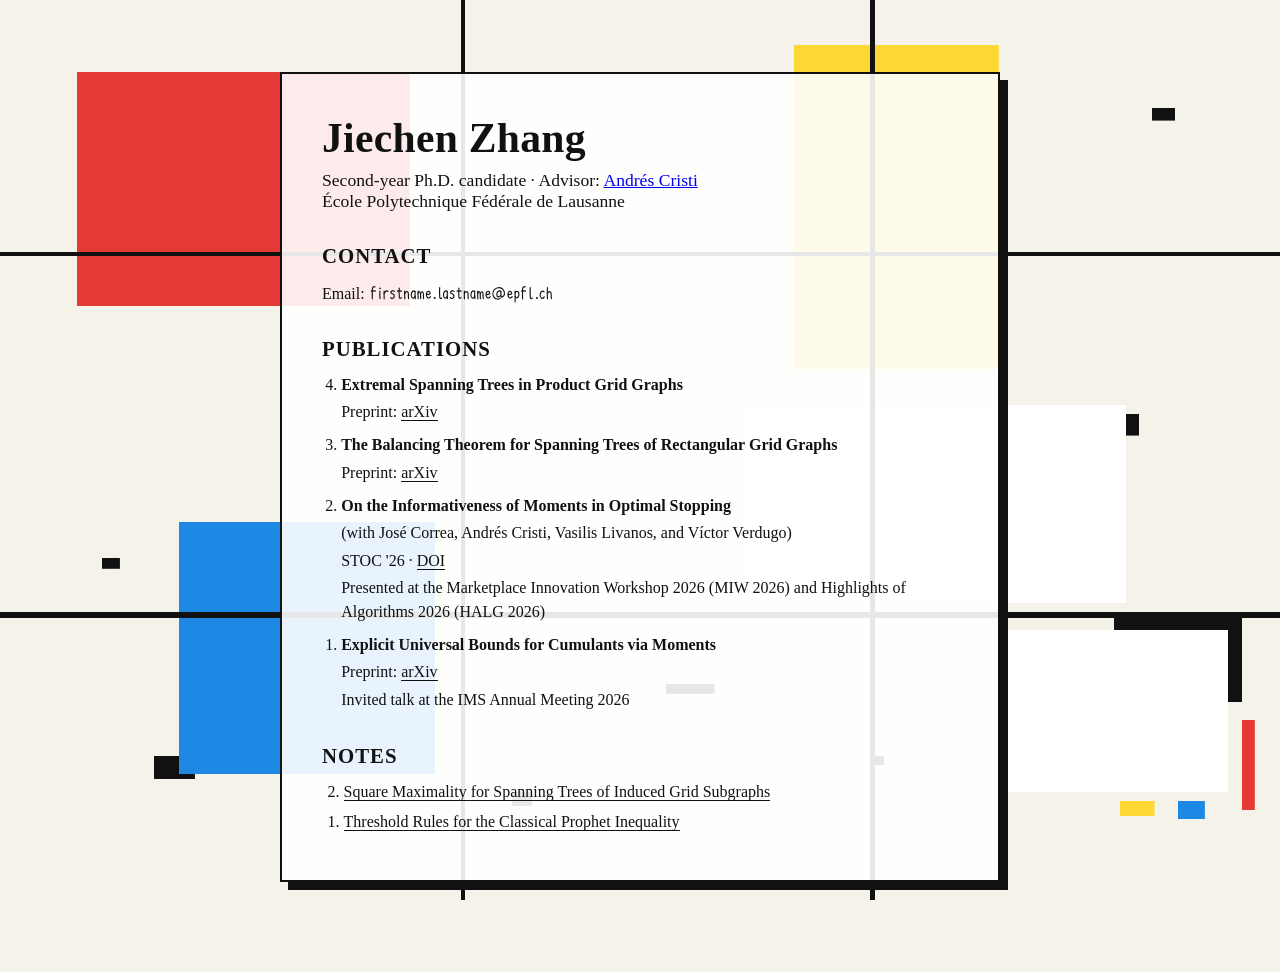
<file: index.html>
<!DOCTYPE html>
<html lang="en">
<head>
  <meta charset="UTF-8" />
  <meta name="viewport" content="width=device-width, initial-scale=1.0" />
  <title>Jiechen Z</title>
  <meta
    name="description"
    content="Academic website of Jiechen Zhang, a Ph.D. candidate at EPFL, with publications and mathematical notes."
  />
  <link rel="canonical" href="https://uovou.me/" />
  <meta property="og:type" content="website" />
  <meta property="og:url" content="https://uovou.me/" />
  <meta property="og:title" content="Jiechen Z" />
  <meta
    property="og:description"
    content="Academic website of Jiechen Zhang, a Ph.D. candidate at EPFL, with publications and mathematical notes."
  />
  <meta name="twitter:card" content="summary" />
  <meta name="twitter:title" content="Jiechen Z" />
  <meta
    name="twitter:description"
    content="Academic website of Jiechen Zhang, a Ph.D. candidate at EPFL, with publications and mathematical notes."
  />
  <link rel="icon" href="/assets/favicon.svg" type="image/svg+xml" />
  <link rel="alternate icon" href="/assets/favicon.ico" type="image/x-icon" />
  <link rel="stylesheet" href="/assets/styles.css" />
  <script defer src="/assets/site.js"></script>
</head>
<body id="top">
  <div class="mondrian-bg" aria-hidden="true"></div>
  <main class="page">
    <header class="header">
      <h1>Jiechen Zhang</h1>
      <p class="affiliation">
        Second-year Ph.D. candidate · Advisor:
        <a href="https://sites.google.com/view/andres-cristi">Andrés Cristi</a>
        <br />
        École Polytechnique Fédérale de Lausanne
      </p>
    </header>

    <section class="section">
      <h2>Contact</h2>
      <p>
        Email:
        <img
          class="email-image"
          src="/assets/email.svg"
          alt="firstname.lastname@epfl.ch"
        />
      </p>
    </section>

    <section class="section">
      <h2>Publications</h2>
      <ol class="publications" reversed>
        <li class="publication">
          <div class="pub-title">Extremal Spanning Trees in Product Grid Graphs</div>
          <div class="pub-venue">
            Preprint:
            <a href="https://arxiv.org/abs/2606.24016">arXiv</a>
          </div>
        </li>
        <li class="publication">
          <div class="pub-title">The Balancing Theorem for Spanning Trees of Rectangular Grid Graphs</div>
          <div class="pub-venue">
            Preprint:
            <a href="https://arxiv.org/abs/2605.23773">arXiv</a>
          </div>
        </li>
        <li class="publication">
          <div class="pub-title">On the Informativeness of Moments in Optimal Stopping</div>
          <div class="pub-authors">
            (with José Correa, Andrés Cristi, Vasilis Livanos, and Víctor Verdugo)
          </div>
          <div class="pub-venue">
            STOC '26 · <a href="https://doi.org/10.1145/3798129.3800792">DOI</a>
          </div>
          <div class="pub-venue">
            Presented at the Marketplace Innovation Workshop 2026 (MIW 2026) and
            Highlights of Algorithms 2026 (HALG 2026)
          </div>
        </li>
        <li class="publication">
          <div class="pub-title">Explicit Universal Bounds for Cumulants via Moments</div>
          <div class="pub-venue">
            Preprint:
            <a href="https://arxiv.org/abs/2510.05739">arXiv</a>
          </div>
          <div class="pub-venue">Invited talk at the IMS Annual Meeting 2026</div>
        </li>
      </ol>
    </section>

    <section class="section">
      <h2>Notes</h2>
      <ol class="note-list" reversed>
        <li>
          <a class="note-link" href="/notes/square-maximality/">
            Square Maximality for Spanning Trees of Induced Grid Subgraphs
          </a>
        </li>
        <li>
          <a class="note-link" href="/notes/prophet-inequality/">
            Threshold Rules for the Classical Prophet Inequality
          </a>
        </li>
      </ol>
    </section>
  </main>
  <a class="back-to-top" href="#top" aria-label="Return to top" hidden>Top</a>
</body>
</html>
</file>
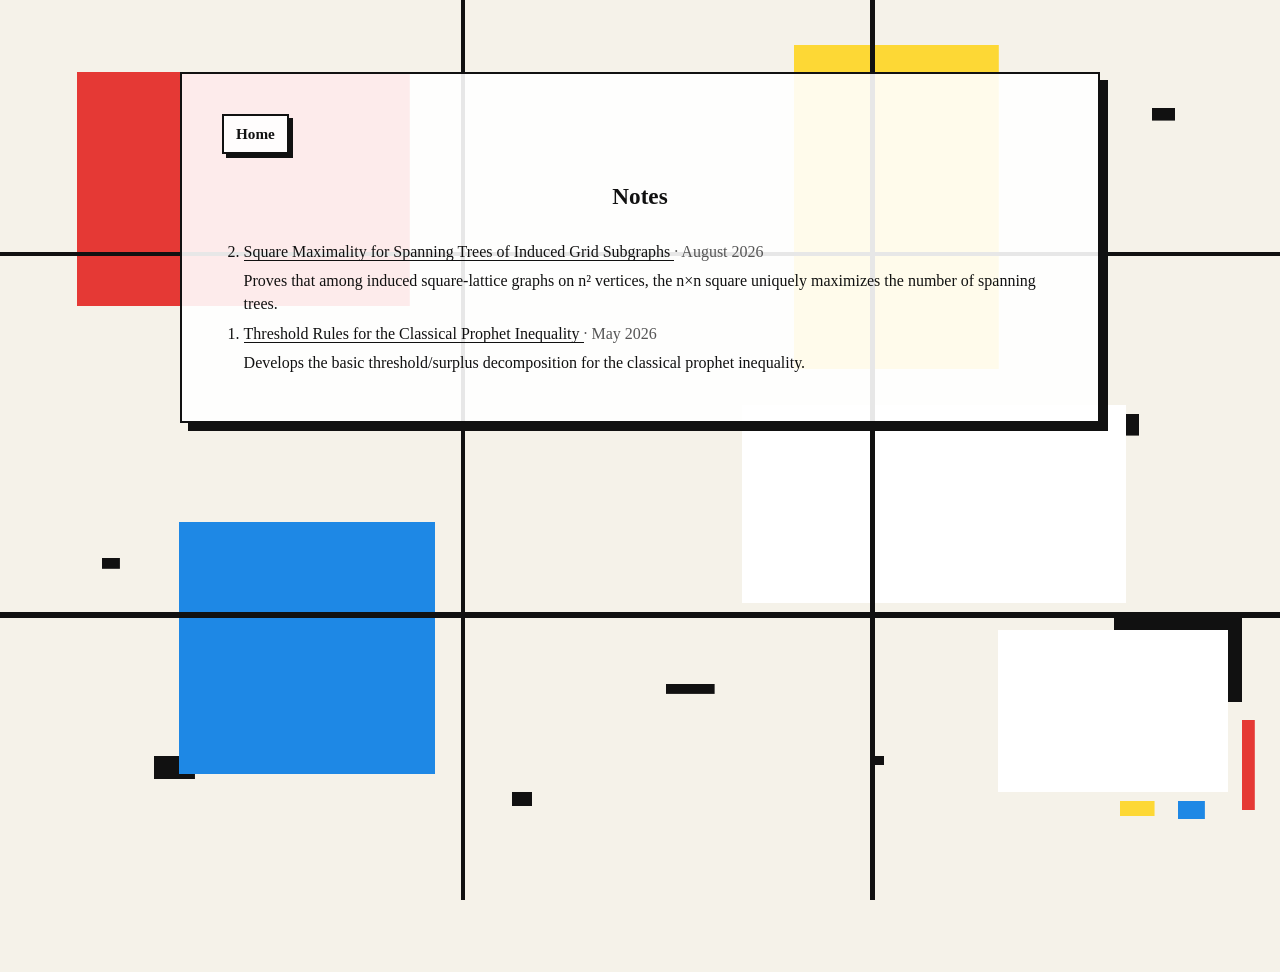
<file: notes/index.html>
<!DOCTYPE html>
<html lang="en">
<head>
  <meta charset="UTF-8" />
  <meta name="viewport" content="width=device-width, initial-scale=1.0" />
  <title>Notes | Jiechen Zhang</title>
  <meta
    name="description"
    content="Mathematical notes by Jiechen Zhang on spanning trees of induced grid subgraphs and threshold rules for prophet inequalities."
  />
  <link rel="canonical" href="https://uovou.me/notes/" />
  <meta property="og:type" content="website" />
  <meta property="og:url" content="https://uovou.me/notes/" />
  <meta property="og:title" content="Notes | Jiechen Zhang" />
  <meta
    property="og:description"
    content="Mathematical notes by Jiechen Zhang on spanning trees of induced grid subgraphs and threshold rules for prophet inequalities."
  />
  <meta name="twitter:card" content="summary" />
  <meta name="twitter:title" content="Notes | Jiechen Zhang" />
  <meta
    name="twitter:description"
    content="Mathematical notes by Jiechen Zhang on spanning trees of induced grid subgraphs and threshold rules for prophet inequalities."
  />
  <link rel="icon" href="/assets/favicon.svg" type="image/svg+xml" />
  <link rel="alternate icon" href="/assets/favicon.ico" type="image/x-icon" />
  <link rel="stylesheet" href="/assets/styles.css" />
  <script defer src="/assets/site.js"></script>
</head>
<body id="top">
  <div class="mondrian-bg" aria-hidden="true"></div>
  <main class="page note-page">
    <nav class="note-nav" aria-label="Site navigation">
      <a href="/">Home</a>
    </nav>

    <article class="note-article">
      <header class="note-header">
        <h1>Notes</h1>
      </header>

      <ol class="note-list" reversed>
        <li>
          <a class="note-link" href="/notes/square-maximality/">
            Square Maximality for Spanning Trees of Induced Grid Subgraphs
          </a>
          <span class="note-date">August 2026</span>
          <p>
            Proves that among induced square-lattice graphs on n² vertices, the
            n×n square uniquely maximizes the number of spanning trees.
          </p>
        </li>
        <li>
          <a class="note-link" href="/notes/prophet-inequality/">
            Threshold Rules for the Classical Prophet Inequality
          </a>
          <span class="note-date">May 2026</span>
          <p>
            Develops the basic threshold/surplus decomposition for the classical
            prophet inequality.
          </p>
        </li>
      </ol>
    </article>
  </main>
  <a class="back-to-top" href="#top" aria-label="Return to top" hidden>Top</a>
</body>
</html>
</file>
<file: assets/styles.css>
* {
  box-sizing: border-box;
}

body {
  margin: 0;
  font-family: "Georgia", "Times New Roman", serif;
  color: #111;
  background: #f5f2e9;
  min-height: 100vh;
}

html {
  scroll-behavior: smooth;
}

.mondrian-bg {
  position: fixed;
  inset: 0;
  z-index: -1;
  background-color: #f5f2e9;
  background-image:
    linear-gradient(#111 0 0),
    linear-gradient(#111 0 0),
    linear-gradient(#111 0 0),
    linear-gradient(#111 0 0),
    linear-gradient(#e53935 0 0),
    linear-gradient(#1e88e5 0 0),
    linear-gradient(#fdd835 0 0),
    linear-gradient(#e53935 0 0),
    linear-gradient(#fdd835 0 0),
    linear-gradient(#1e88e5 0 0),
    linear-gradient(#ffffff 0 0),
    linear-gradient(#ffffff 0 0),
    linear-gradient(#111 0 0),
    linear-gradient(#111 0 0),
    linear-gradient(#111 0 0),
    linear-gradient(#111 0 0),
    linear-gradient(#111 0 0),
    linear-gradient(#111 0 0),
    linear-gradient(#111 0 0),
    linear-gradient(#111 0 0),
    linear-gradient(#111 0 0),
    linear-gradient(#111 0 0),
    linear-gradient(#111 0 0);
  background-size:
    100% 4px,
    100% 6px,
    4px 100%,
    5px 100%,
    1vw 10vh,
    2.1vw 2vh,
    2.7vw 1.7vh,
    26vw 26vh,
    16vw 36vh,
    20vw 28vh,
    30vw 22vh,
    18vw 18vh,
    10vw 10vh,
    3.2vw 2.6vh,
    3.0vw 2.4vh,
    1.6vw 1.3vh,
    0.8vw 0.8vh,
    3.8vw 1.1vh,
    1.2vw 1vh,
    1.4vw 1.2vh,
    1.8vw 1.4vh,
    1.1vw 1vh,
    1.6vw 1.6vh;
  background-position:
    0 28vh,
    0 68vh,
    36vw 0,
    68vw 0,
    97vw 80vh,
    92vw 89vh,
    87.5vw 89vh,
    6vw 8vh,
    62vw 5vh,
    14vw 58vh,
    58vw 45vh,
    78vw 70vh,
    87vw 68vh,
    12vw 84vh,
    86vw 46vh,
    24vw 14vh,
    18vw 28vh,
    52vw 76vh,
    72vw 18vh,
    8vw 62vh,
    90vw 12vh,
    68vw 84vh,
    40vw 88vh;
  background-repeat: no-repeat;
}

.page {
  max-width: 720px;
  margin: 8vh auto;
  padding: 2.5rem;
  background: rgba(255, 255, 255, 0.9);
  border: 2px solid #111;
  box-shadow: 8px 8px 0 #111;
}

.header h1 {
  margin: 0 0 0.5rem;
  font-size: 2.6rem;
  font-weight: 700;
  letter-spacing: 0.3px;
}

.affiliation {
  margin: 0;
  font-size: 1.1rem;
}

.section {
  margin-top: 2rem;
}

.section h2 {
  margin: 0 0 0.75rem;
  font-size: 1.3rem;
  text-transform: uppercase;
  letter-spacing: 1px;
}

.publications {
  margin: 0;
  padding-left: 1.2rem;
}

.publications li {
  margin-bottom: 0.6rem;
  line-height: 1.5;
}

.publication {
  margin-bottom: 1.2rem;
}

.pub-title {
  font-weight: 700;
}

.pub-authors,
.pub-venue {
  margin-top: 0.2rem;
}

.pub-venue a {
  color: inherit;
  text-decoration: none;
  border-bottom: 1px solid #111;
}

.pub-venue a:hover,
.note-link:hover,
.note-article a:hover {
  text-decoration: none;
  border-bottom-width: 2px;
}

.email-image {
  width: min(11.75rem, 100%);
  height: auto;
  vertical-align: -0.35em;
}

.note-list {
  margin: 0;
  padding-left: 1.35rem;
}

.note-list li {
  margin-bottom: 0.45rem;
  line-height: 1.45;
}

.note-date {
  color: #555;
  white-space: nowrap;
}

.note-date::before {
  content: " · ";
}

.note-link,
.note-article a {
  color: inherit;
  text-decoration: none;
  border-bottom: 1px solid #111;
}

.note-page {
  max-width: 920px;
}

.note-nav {
  display: flex;
  align-items: center;
  justify-content: space-between;
  gap: 0.85rem;
  margin-bottom: 1.75rem;
  font-size: 0.95rem;
}

.note-nav a {
  display: inline-flex;
  align-items: center;
  justify-content: center;
  min-width: 3.25rem;
  min-height: 2.5rem;
  padding: 0.45rem 0.75rem;
  color: #111;
  background: rgba(255, 255, 255, 0.94);
  border: 2px solid #111;
  box-shadow: 4px 4px 0 #111;
  font-weight: 700;
  line-height: 1;
  text-decoration: none;
}

.note-article {
  font-size: 1rem;
  line-height: 1.55;
}

.note-header {
  margin-bottom: 1.8rem;
  text-align: center;
}

.note-header h1 {
  margin: 0 0 0.6rem;
  font-size: 1.45rem;
  line-height: 1.25;
}

.note-header p {
  margin: 0;
}

.note-article p {
  margin: 0.35em 0;
}

.note-article strong {
  font-weight: 700;
}

.note-bullets {
  margin: 0.55rem 0 0.55rem 1.15rem;
  padding: 0;
}

.note-bullets li {
  margin-bottom: 0.55rem;
  line-height: 1.55;
}

.math-block {
  margin: 0.25rem 0;
  overflow-x: auto;
  overflow-y: hidden;
}

.note-plot {
  margin: 1rem 0 1.15rem;
}

.plot-frame {
  position: relative;
}

.note-plot svg {
  display: block;
  width: 100%;
  height: auto;
}

.note-plot figcaption {
  margin-top: 0.35rem;
  color: #444;
  font-size: 0.92rem;
  line-height: 1.45;
}

.plot-x-label {
  position: absolute;
  left: 50%;
  bottom: 0.25rem;
  transform: translateX(-50%);
}

.plot-curve-label {
  position: absolute;
  top: 4%;
  left: 14%;
  color: #111;
  line-height: 1;
}

.plot-endpoint-label {
  position: absolute;
  top: 4%;
  right: 10%;
  color: #111;
  line-height: 1;
}

.plot-axis {
  stroke: #111;
  stroke-width: 2;
}

.plot-curve {
  fill: none;
  stroke: #e53935;
  stroke-linecap: round;
  stroke-linejoin: round;
  stroke-width: 4;
}

.plot-point {
  fill: #111;
}

.plot-label {
  fill: #111;
  font-family: Georgia, "Times New Roman", serif;
  font-size: 15px;
}

.clickable-proof {
  margin: 2rem 0 1.6rem;
}

.clickable-proof-heading {
  margin: 0;
  font-size: inherit;
  line-height: inherit;
}

.clickable-proof-toggle {
  display: flex;
  align-items: center;
  justify-content: space-between;
  gap: 1rem;
  width: 100%;
  padding: 0.8rem 0.9rem;
  color: #111;
  background: #fff;
  border: 2px solid #111;
  border-radius: 2px;
  box-shadow: none;
  font: inherit;
  font-size: 1rem;
  font-weight: 700;
  line-height: 1.3;
  text-align: left;
  cursor: pointer;
  transition: background 120ms ease, color 120ms ease, box-shadow 120ms ease;
}

.clickable-proof-toggle span {
  min-width: 0;
}

.clickable-proof-toggle::after {
  content: "+";
  flex: 0 0 auto;
  display: inline-grid;
  place-items: center;
  width: 1.35rem;
  height: 1.35rem;
  color: #111;
  background: #fff;
  border: 1.5px solid #111;
  font-size: 1rem;
  font-weight: 700;
  line-height: 1;
}

.clickable-proof-toggle[aria-expanded="true"] {
  color: #111;
  background: #fff;
  box-shadow: inset 0 -2px 0 #111;
}

.clickable-proof-toggle[aria-expanded="true"]::after {
  content: "\2212";
  color: #111;
  background: #fff;
  border-color: #111;
}

.clickable-proof-toggle:focus-visible {
  outline: 2px solid #111;
  outline-offset: 3px;
}

.clickable-proof-panel {
  margin: 0.75rem 0 0;
  padding: 1.05rem 1.15rem;
  background: #fff;
  border: 2px solid #111;
  border-radius: 2px;
  box-shadow: 4px 4px 0 #111;
}

.clickable-proof-panel[hidden] {
  display: none;
}

.clickable-proof-panel > :first-child {
  margin-top: 0;
}

.clickable-proof-panel > :last-child {
  margin-bottom: 0;
}

.prompt-transcript {
  margin: 0;
  overflow-wrap: anywhere;
  white-space: pre-wrap;
  font-family: "SFMono-Regular", Consolas, "Liberation Mono", monospace;
  font-size: 0.78rem;
  line-height: 1.5;
}

.note-background {
  margin: 1.35rem 0 2rem;
  padding-left: 1rem;
  border-left: 3px solid #111;
  font-family: "Avenir Next", Avenir, "Helvetica Neue", Arial, sans-serif;
  font-size: 0.9rem;
  line-height: 1.55;
}

.citation {
  white-space: nowrap;
}

.references {
  margin-top: 1.8rem;
}

.references h2 {
  margin: 0 0 0.75rem;
  font-size: 1rem;
}

.references ol {
  margin: 0;
  padding: 0;
  list-style: none;
}

.references li {
  margin-bottom: 0.75rem;
  padding-left: 4.25rem;
  text-indent: -4.25rem;
  line-height: 1.45;
}

.ref-label {
  display: inline-block;
  width: 4.25rem;
  text-indent: 0;
}

.back-to-top {
  position: fixed;
  right: 1.25rem;
  bottom: 1.25rem;
  z-index: 2;
  display: inline-flex;
  align-items: center;
  justify-content: center;
  min-width: 3.25rem;
  min-height: 2.5rem;
  padding: 0.45rem 0.75rem;
  color: #111;
  background: rgba(255, 255, 255, 0.94);
  border: 2px solid #111;
  box-shadow: 4px 4px 0 #111;
  font-size: 0.95rem;
  font-weight: 700;
  line-height: 1;
  text-decoration: none;
}

.back-to-top[hidden] {
  display: none;
}

.note-nav a:hover,
.note-nav a:focus-visible,
.back-to-top:hover,
.back-to-top:focus-visible {
  transform: translate(-1px, -1px);
  box-shadow: 5px 5px 0 #111;
}

.note-nav a:focus-visible,
.back-to-top:focus-visible {
  outline: 2px solid #1e88e5;
  outline-offset: 3px;
}

@media (max-width: 720px) {
  .page {
    margin: 4vh 1rem;
    padding: 1.75rem;
    box-shadow: 6px 6px 0 #111;
  }

  .header h1 {
    font-size: 2.1rem;
  }

  .note-page {
    padding: 1.5rem;
  }

  .note-header h1 {
    font-size: 1.3rem;
  }

  .references li {
    padding-left: 0;
    text-indent: 0;
  }

  .ref-label {
    display: block;
    width: auto;
    margin-bottom: 0.15rem;
  }

  .back-to-top {
    right: 0.9rem;
    bottom: 0.9rem;
    min-width: 3rem;
    min-height: 2.35rem;
  }
}
.inline-footnote-trigger {
  display: inline-flex;
  align-items: center;
  justify-content: center;
  min-width: 1.25rem;
  height: 1.1rem;
  margin: 0 0.12rem;
  padding: 0;
  color: #111;
  background: #fff;
  border: 1.5px solid #111;
  border-radius: 2px;
  font: inherit;
  font-size: 0.68rem;
  font-weight: 700;
  line-height: 1;
  vertical-align: super;
  cursor: pointer;
  transition: background 120ms ease, color 120ms ease, box-shadow 120ms ease;
}

.inline-footnote-trigger[aria-expanded="true"] {
  color: #fff;
  background: #111;
  box-shadow: 0 0 0 1px #111;
}

.inline-footnote-trigger:focus-visible {
  outline: 2px solid #111;
  outline-offset: 2px;
}

.local-footnote-window {
  margin: 0.75rem 0 1.1rem;
  padding: 0.85rem 1rem 0.95rem;
  background: #fff;
  border: 2px solid #111;
  border-radius: 2px;
  box-shadow: 4px 4px 0 #111;
  font-size: 0.95rem;
  line-height: 1.5;
}

.local-footnote-window::before {
  content: none;
}

.local-footnote-window[hidden] {
  display: none;
}

.local-footnote-window p {
  margin: 0;
}

.proof-credit {
  margin-top: 1.2rem;
  padding-top: 0.75rem;
  border-top: 1.5px solid #111;
  color: #444;
  font-size: 0.9rem;
  font-style: italic;
  line-height: 1.45;
}

.abstract {
  margin: 1.35rem 0 1.8rem;
}

.abstract h2 {
  margin: 0 0 0.5rem;
  font-size: 1rem;
  text-align: center;
}

.theorem,
.proof {
  margin: 1rem 0;
}

.theorem-label {
  font-weight: 700;
}

.proof-label {
  font-style: italic;
}

@media (max-width: 720px) {
  .citation {
    white-space: normal;
  }
}
</file>
